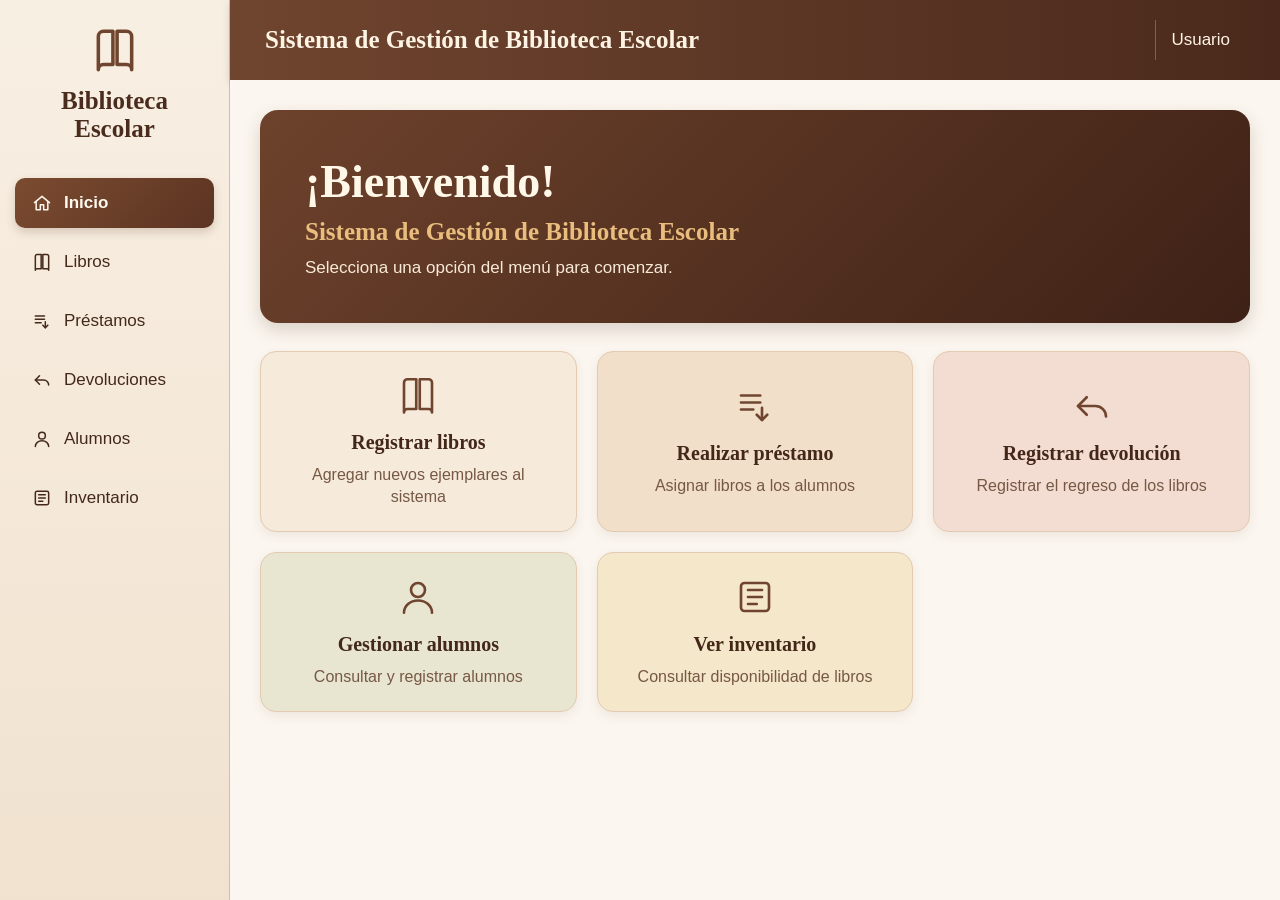
<file: BibliotecaEscolar/index.html>
<!DOCTYPE html>
<html lang="es">

<head>
    <meta charset="UTF-8">
    <meta name="viewport" content="width=device-width, initial-scale=1.0">
    <title>Biblioteca Escolar</title>
    <link rel="stylesheet" href="estilos.css">
</head>

<body>

    <aside class="menu">

        <div class="logo">

            <!-- Icono de libro -->
            <svg class="logo-icono" viewBox="0 0 24 24">
                <path d="M4 5.5A2.5 2.5 0 0 1 6.5 3H11v16H6.5A2.5 2.5 0 0 0 4 21.5V5.5Z"/>
                <path d="M20 5.5A2.5 2.5 0 0 0 17.5 3H13v16h4.5a2.5 2.5 0 0 1 2.5 2.5V5.5Z"/>
            </svg>

            <h2>Biblioteca<br>Escolar</h2>

        </div>


        <nav>

            <a href="index.html" class="activo">

                <svg viewBox="0 0 24 24">
                    <path d="M3 11.5 12 4l9 7.5"/>
                    <path d="M5 10.5V20h5v-6h4v6h5v-9.5"/>
                </svg>

                Inicio
            </a>


            <a href="libros.html">

                <svg viewBox="0 0 24 24">
                    <path d="M4 5a2 2 0 0 1 2-2h5v17H6a2 2 0 0 0-2 2V5Z"/>
                    <path d="M20 5a2 2 0 0 0-2-2h-5v17h5a2 2 0 0 1 2 2V5Z"/>
                </svg>

                Libros
            </a>


            <a href="prestamos.html">

                <svg viewBox="0 0 24 24">
                    <path d="M4 6h11"/>
                    <path d="M4 10h11"/>
                    <path d="M4 14h7"/>
                    <path d="M16 13v7"/>
                    <path d="m13 17 3 3 3-3"/>
                </svg>

                Préstamos
            </a>


            <a href="devoluciones.html">

                <svg viewBox="0 0 24 24">
                    <path d="M9 7 4 12l5 5"/>
                    <path d="M4 12h10a6 6 0 0 1 6 6"/>
                </svg>

                Devoluciones
            </a>


            <a href="alumnos.html">

                <svg viewBox="0 0 24 24">
                    <circle cx="12" cy="8" r="4"/>
                    <path d="M4 21c0-4 3.5-7 8-7s8 3 8 7"/>
                </svg>

                Alumnos
            </a>


            <a href="inventario.html">

                <svg viewBox="0 0 24 24">
                    <rect x="4" y="4" width="16" height="16" rx="2"/>
                    <path d="M8 8h8"/>
                    <path d="M8 12h8"/>
                    <path d="M8 16h5"/>
                </svg>

                Inventario
            </a>

        </nav>

    </aside>


    <main class="contenido">

        <header>

            <h2>Sistema de Gestión de Biblioteca Escolar</h2>

            <div class="usuario">
                Usuario
            </div>

        </header>


        <section class="inicio">

            <div class="bienvenida">

                <h1>¡Bienvenido!</h1>

                <h3>
                    Sistema de Gestión de Biblioteca Escolar
                </h3>

                <p>
                    Selecciona una opción del menú para comenzar.
                </p>

            </div>


            <div class="opciones">


                <!-- REGISTRAR LIBROS -->

                <a href="libros.html" class="tarjeta">

                    <svg class="icono-tarjeta" viewBox="0 0 24 24">
                        <path d="M4 5a2 2 0 0 1 2-2h5v17H6a2 2 0 0 0-2 2V5Z"/>
                        <path d="M20 5a2 2 0 0 0-2-2h-5v17h5a2 2 0 0 1 2 2V5Z"/>
                    </svg>

                    <h3>Registrar libros</h3>

                    <p>
                        Agregar nuevos ejemplares al sistema
                    </p>

                </a>


                <!-- PRÉSTAMOS -->

                <a href="prestamos.html" class="tarjeta">

                    <svg class="icono-tarjeta" viewBox="0 0 24 24">
                        <path d="M4 6h11"/>
                        <path d="M4 10h11"/>
                        <path d="M4 14h7"/>
                        <path d="M16 13v7"/>
                        <path d="m13 17 3 3 3-3"/>
                    </svg>

                    <h3>Realizar préstamo</h3>

                    <p>
                        Asignar libros a los alumnos
                    </p>

                </a>


                <!-- DEVOLUCIONES -->

                <a href="devoluciones.html" class="tarjeta">

                    <svg class="icono-tarjeta" viewBox="0 0 24 24">
                        <path d="M9 7 4 12l5 5"/>
                        <path d="M4 12h10a6 6 0 0 1 6 6"/>
                    </svg>

                    <h3>Registrar devolución</h3>

                    <p>
                        Registrar el regreso de los libros
                    </p>

                </a>


                <!-- ALUMNOS -->

                <a href="alumnos.html" class="tarjeta">

                    <svg class="icono-tarjeta" viewBox="0 0 24 24">
                        <circle cx="12" cy="8" r="4"/>
                        <path d="M4 21c0-4 3.5-7 8-7s8 3 8 7"/>
                    </svg>

                    <h3>Gestionar alumnos</h3>

                    <p>
                        Consultar y registrar alumnos
                    </p>

                </a>


                <!-- INVENTARIO -->

                <a href="inventario.html" class="tarjeta">

                    <svg class="icono-tarjeta" viewBox="0 0 24 24">
                        <rect x="4" y="4" width="16" height="16" rx="2"/>
                        <path d="M8 8h8"/>
                        <path d="M8 12h8"/>
                        <path d="M8 16h5"/>
                    </svg>

                    <h3>Ver inventario</h3>

                    <p>
                        Consultar disponibilidad de libros
                    </p>

                </a>

            </div>

        </section>

    </main>

    <script src="script.js"></script>

</body>

</html>
</file>
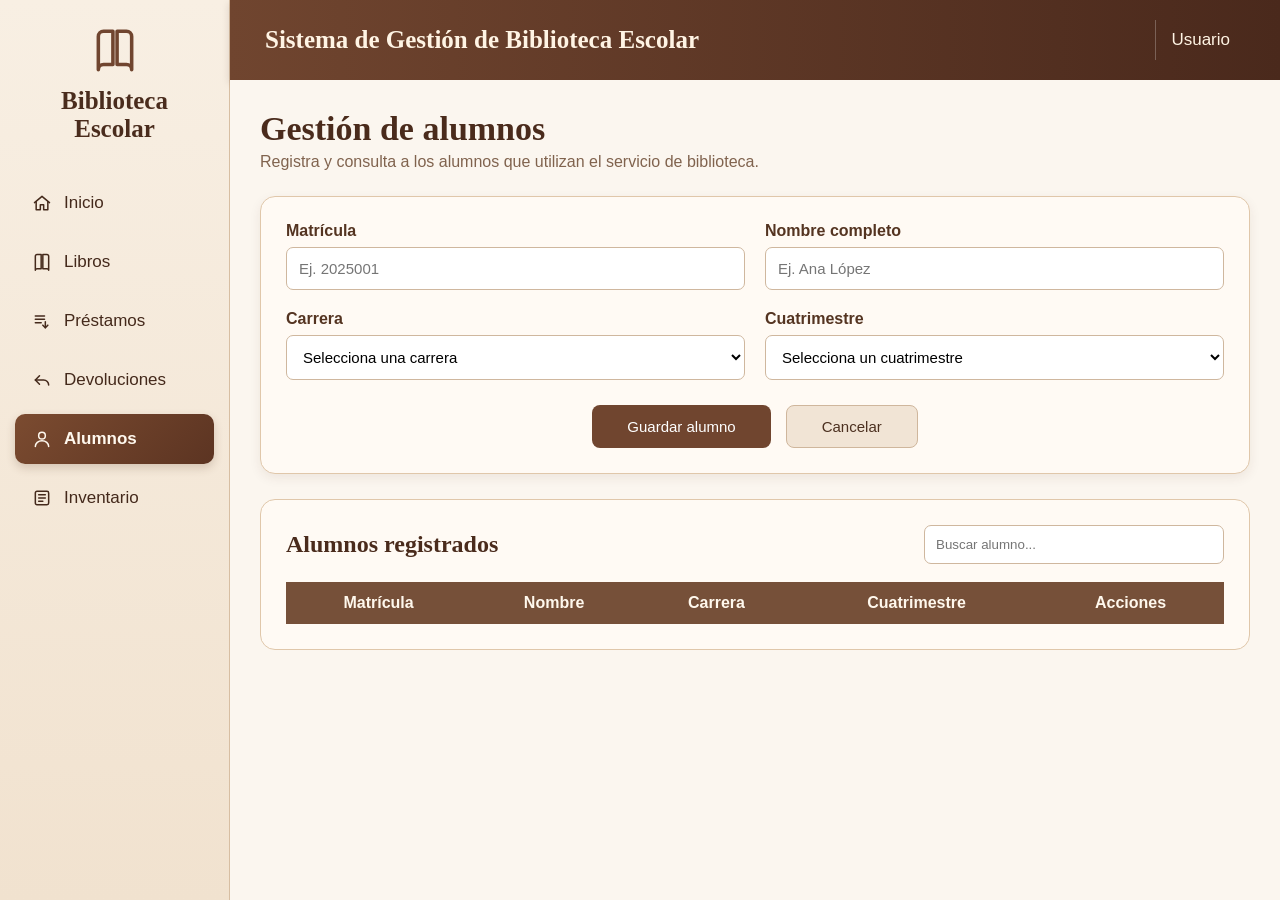
<file: BibliotecaEscolar/alumnos.html>
<!DOCTYPE html>
<html lang="es">

<head>
    <meta charset="UTF-8">
    <meta name="viewport" content="width=device-width, initial-scale=1.0">

    <title>Alumnos - Biblioteca Escolar</title>

    <link rel="stylesheet" href="estilos.css">
</head>

<body>

    <!-- MENÚ LATERAL -->
    <aside class="menu">

        <div class="logo">

            <svg class="logo-icono" viewBox="0 0 24 24">
                <path d="M4 5.5A2.5 2.5 0 0 1 6.5 3H11v16H6.5A2.5 2.5 0 0 0 4 21.5V5.5Z"/>
                <path d="M20 5.5A2.5 2.5 0 0 0 17.5 3H13v16h4.5a2.5 2.5 0 0 1 2.5 2.5V5.5Z"/>
            </svg>

            <h2>Biblioteca<br>Escolar</h2>

        </div>


        <nav>

            <!-- INICIO -->
            <a href="index.html">

                <svg viewBox="0 0 24 24">
                    <path d="M3 11.5 12 4l9 7.5"/>
                    <path d="M5 10.5V20h5v-6h4v6h5v-9.5"/>
                </svg>

                Inicio
            </a>


            <!-- LIBROS -->
            <a href="libros.html">

                <svg viewBox="0 0 24 24">
                    <path d="M4 5a2 2 0 0 1 2-2h5v17H6a2 2 0 0 0-2 2V5Z"/>
                    <path d="M20 5a2 2 0 0 0-2-2h-5v17h5a2 2 0 0 1 2 2V5Z"/>
                </svg>

                Libros
            </a>


            <!-- PRÉSTAMOS -->
            <a href="prestamos.html">

                <svg viewBox="0 0 24 24">
                    <path d="M4 6h11"/>
                    <path d="M4 10h11"/>
                    <path d="M4 14h7"/>
                    <path d="M16 13v7"/>
                    <path d="m13 17 3 3 3-3"/>
                </svg>

                Préstamos
            </a>


            <!-- DEVOLUCIONES -->
            <a href="devoluciones.html">

                <svg viewBox="0 0 24 24">
                    <path d="M9 7 4 12l5 5"/>
                    <path d="M4 12h10a6 6 0 0 1 6 6"/>
                </svg>

                Devoluciones
            </a>


            <!-- ALUMNOS -->
            <a href="alumnos.html" class="activo">

                <svg viewBox="0 0 24 24">
                    <circle cx="12" cy="8" r="4"/>
                    <path d="M4 21c0-4 3.5-7 8-7s8 3 8 7"/>
                </svg>

                Alumnos
            </a>


            <!-- INVENTARIO -->
            <a href="inventario.html">

                <svg viewBox="0 0 24 24">
                    <rect x="4" y="4" width="16" height="16" rx="2"/>
                    <path d="M8 8h8"/>
                    <path d="M8 12h8"/>
                    <path d="M8 16h5"/>
                </svg>

                Inventario
            </a>

        </nav>

    </aside>


    <!-- CONTENIDO -->
    <main class="contenido">

        <header>

            <h2>
                Sistema de Gestión de Biblioteca Escolar
            </h2>

            <div class="usuario">
                Usuario
            </div>

        </header>


        <section class="pagina">

            <h1>Gestión de alumnos</h1>

            <p class="subtitulo">
                Registra y consulta a los alumnos que utilizan
                el servicio de biblioteca.
            </p>


            <!-- FORMULARIO -->
            <div class="formulario">


                <!-- MATRÍCULA -->
                <div class="campo">

                    <label for="matriculaAlumno">
                        Matrícula
                    </label>

                    <input
                        type="text"
                        id="matriculaAlumno"
                        placeholder="Ej. 2025001">

                </div>


                <!-- NOMBRE -->
                <div class="campo">

                    <label for="nombreAlumno">
                        Nombre completo
                    </label>

                    <input
                        type="text"
                        id="nombreAlumno"
                        placeholder="Ej. Ana López">

                </div>


                <!-- CARRERA -->
                <div class="campo">

                    <label for="carreraAlumno">
                        Carrera
                    </label>

                    <select id="carreraAlumno">

                        <option value="">
                            Selecciona una carrera
                        </option>

                        <option>
                            Tecnologías de la Información
                        </option>

                        <option>
                            Desarrollo de Software
                        </option>

                        <option>
                            Mecatrónica
                        </option>

                        <option>
                            Administración
                        </option>

                        <option>
                            Otra
                        </option>

                    </select>

                </div>


                <!-- CUATRIMESTRE -->
                <div class="campo">

                    <label for="semestreAlumno">
                        Cuatrimestre
                    </label>

                    <select id="semestreAlumno">

                        <option value="">
                            Selecciona un cuatrimestre
                        </option>

                        <option>1</option>
                        <option>2</option>
                        <option>3</option>
                        <option>4</option>
                        <option>5</option>
                        <option>6</option>
                        <option>7</option>
                        <option>8</option>
                        <option>9</option>
                        <option>10</option>

                    </select>

                </div>


                <!-- BOTONES -->
                <div class="botones-formulario">

                    <button
                        type="button"
                        class="btn-principal"
                        id="guardarAlumno">

                        Guardar alumno

                    </button>


                    <button
                        type="reset"
                        class="btn-secundario">

                        Cancelar

                    </button>

                </div>

            </div>


            <!-- ALUMNOS REGISTRADOS -->
            <div class="seccion-tabla">

                <div class="encabezado-tabla">

                    <h2>Alumnos registrados</h2>

                    <input
                        type="text"
                        id="buscarAlumno"
                        class="buscador"
                        placeholder="Buscar alumno...">

                </div>


                <div class="tabla-contenedor">

                    <table>

                        <thead>

                            <tr>
                                <th>Matrícula</th>
                                <th>Nombre</th>
                                <th>Carrera</th>
                                <th>Cuatrimestre</th>
                                <th>Acciones</th>
                            </tr>

                        </thead>


                        <tbody id="tablaAlumnos">

                            <!-- Aquí aparecerán los alumnos registrados -->

                        </tbody>

                    </table>

                </div>

            </div>

        </section>

    </main>


    <script src="script.js"></script>

</body>

</html>
</file>
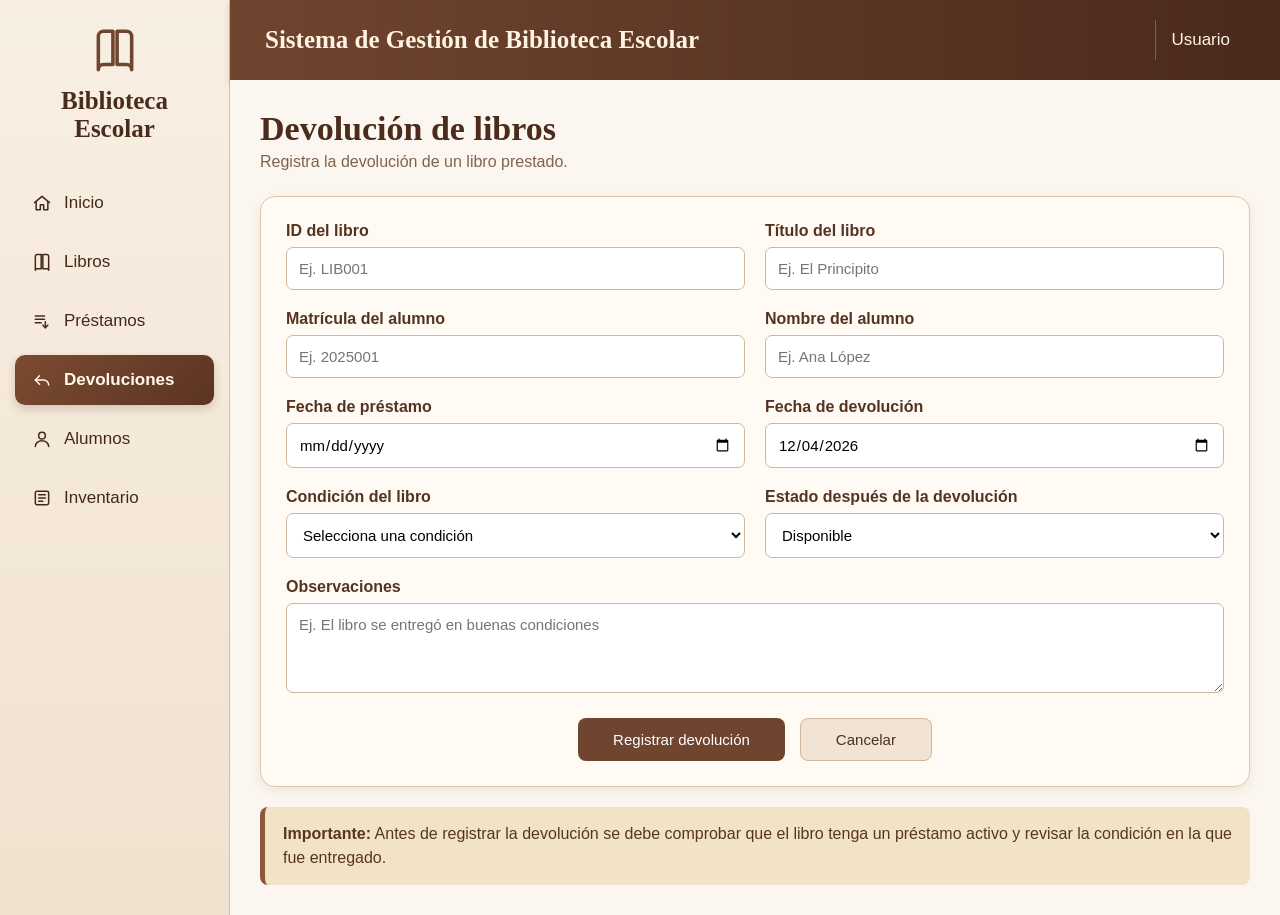
<file: BibliotecaEscolar/devoluciones.html>
<!DOCTYPE html>
<html lang="es">

<head>
    <meta charset="UTF-8">
    <meta name="viewport" content="width=device-width, initial-scale=1.0">

    <title>Devoluciones - Biblioteca Escolar</title>

    <link rel="stylesheet" href="estilos.css">
</head>

<body>

    <!-- MENÚ LATERAL -->
    <aside class="menu">

        <div class="logo">

            <svg class="logo-icono" viewBox="0 0 24 24">
                <path d="M4 5.5A2.5 2.5 0 0 1 6.5 3H11v16H6.5A2.5 2.5 0 0 0 4 21.5V5.5Z"/>
                <path d="M20 5.5A2.5 2.5 0 0 0 17.5 3H13v16h4.5a2.5 2.5 0 0 1 2.5 2.5V5.5Z"/>
            </svg>

            <h2>Biblioteca<br>Escolar</h2>

        </div>


        <nav>

            <a href="index.html">

                <svg viewBox="0 0 24 24">
                    <path d="M3 11.5 12 4l9 7.5"/>
                    <path d="M5 10.5V20h5v-6h4v6h5v-9.5"/>
                </svg>

                Inicio
            </a>


            <a href="libros.html">

                <svg viewBox="0 0 24 24">
                    <path d="M4 5a2 2 0 0 1 2-2h5v17H6a2 2 0 0 0-2 2V5Z"/>
                    <path d="M20 5a2 2 0 0 0-2-2h-5v17h5a2 2 0 0 1 2 2V5Z"/>
                </svg>

                Libros
            </a>


            <a href="prestamos.html">

                <svg viewBox="0 0 24 24">
                    <path d="M4 6h11"/>
                    <path d="M4 10h11"/>
                    <path d="M4 14h7"/>
                    <path d="M16 13v7"/>
                    <path d="m13 17 3 3 3-3"/>
                </svg>

                Préstamos
            </a>


            <a href="devoluciones.html" class="activo">

                <svg viewBox="0 0 24 24">
                    <path d="M9 7 4 12l5 5"/>
                    <path d="M4 12h10a6 6 0 0 1 6 6"/>
                </svg>

                Devoluciones
            </a>


            <a href="alumnos.html">

                <svg viewBox="0 0 24 24">
                    <circle cx="12" cy="8" r="4"/>
                    <path d="M4 21c0-4 3.5-7 8-7s8 3 8 7"/>
                </svg>

                Alumnos
            </a>


            <a href="inventario.html">

                <svg viewBox="0 0 24 24">
                    <rect x="4" y="4" width="16" height="16" rx="2"/>
                    <path d="M8 8h8"/>
                    <path d="M8 12h8"/>
                    <path d="M8 16h5"/>
                </svg>

                Inventario
            </a>

        </nav>

    </aside>


    <!-- CONTENIDO -->
    <main class="contenido">

        <header>

            <h2>
                Sistema de Gestión de Biblioteca Escolar
            </h2>

            <div class="usuario">
                Usuario
            </div>

        </header>


        <!-- DEVOLUCIÓN -->
        <section class="pagina">

            <h1>Devolución de libros</h1>

            <p class="subtitulo">
                Registra la devolución de un libro prestado.
            </p>


            <div class="formulario">


                <!-- ID DEL LIBRO -->
                <div class="campo">

                    <label for="idLibroDevolucion">
                        ID del libro
                    </label>

                    <input
                        type="text"
                        id="idLibroDevolucion"
                        placeholder="Ej. LIB001">

                </div>


                <!-- TÍTULO -->
                <div class="campo">

                    <label for="tituloDevolucion">
                        Título del libro
                    </label>

                    <input
                        type="text"
                        id="tituloDevolucion"
                        placeholder="Ej. El Principito">

                </div>


                <!-- MATRÍCULA -->
                <div class="campo">

                    <label for="matriculaDevolucion">
                        Matrícula del alumno
                    </label>

                    <input
                        type="text"
                        id="matriculaDevolucion"
                        placeholder="Ej. 2025001">

                </div>


                <!-- NOMBRE -->
                <div class="campo">

                    <label for="nombreDevolucion">
                        Nombre del alumno
                    </label>

                    <input
                        type="text"
                        id="nombreDevolucion"
                        placeholder="Ej. Ana López">

                </div>


                <!-- FECHA DEL PRÉSTAMO -->
                <div class="campo">

                    <label for="fechaPrestamoDevolucion">
                        Fecha de préstamo
                    </label>

                    <input
                        type="date"
                        id="fechaPrestamoDevolucion">

                </div>


                <!-- FECHA DE DEVOLUCIÓN -->
                <div class="campo">

                    <label for="fechaDevolucion">
                        Fecha de devolución
                    </label>

                    <input
                        type="date"
                        id="fechaDevolucion">

                </div>


                <!-- CONDICIÓN -->
                <div class="campo">

                    <label for="condicionDevolucion">
                        Condición del libro
                    </label>

                    <select id="condicionDevolucion">

                        <option value="">
                            Selecciona una condición
                        </option>

                        <option>Buena</option>
                        <option>Regular</option>
                        <option>Mala</option>

                    </select>

                </div>


                <!-- ESTADO -->
                <div class="campo">

                    <label for="estadoDevolucion">
                        Estado después de la devolución
                    </label>

                    <select id="estadoDevolucion">

                        <option>Disponible</option>
                        <option>En mantenimiento</option>

                    </select>

                </div>


                <!-- OBSERVACIONES -->
                <div class="campo campo-completo">

                    <label for="observacionesDevolucion">
                        Observaciones
                    </label>

                    <textarea
                        id="observacionesDevolucion"
                        placeholder="Ej. El libro se entregó en buenas condiciones"></textarea>

                </div>


                <!-- BOTONES -->
                <div class="botones-formulario">

                    <button
                        type="button"
                        class="btn-principal"
                        id="registrarDevolucion">

                        Registrar devolución

                    </button>


                    <button
                        type="reset"
                        class="btn-secundario">

                        Cancelar

                    </button>

                </div>

            </div>


            <!-- AVISO -->
            <div class="aviso">

                <strong>Importante:</strong>

                Antes de registrar la devolución se debe comprobar
                que el libro tenga un préstamo activo y revisar
                la condición en la que fue entregado.

            </div>

        </section>

    </main>


    <script src="script.js"></script>

</body>

</html>
</file>
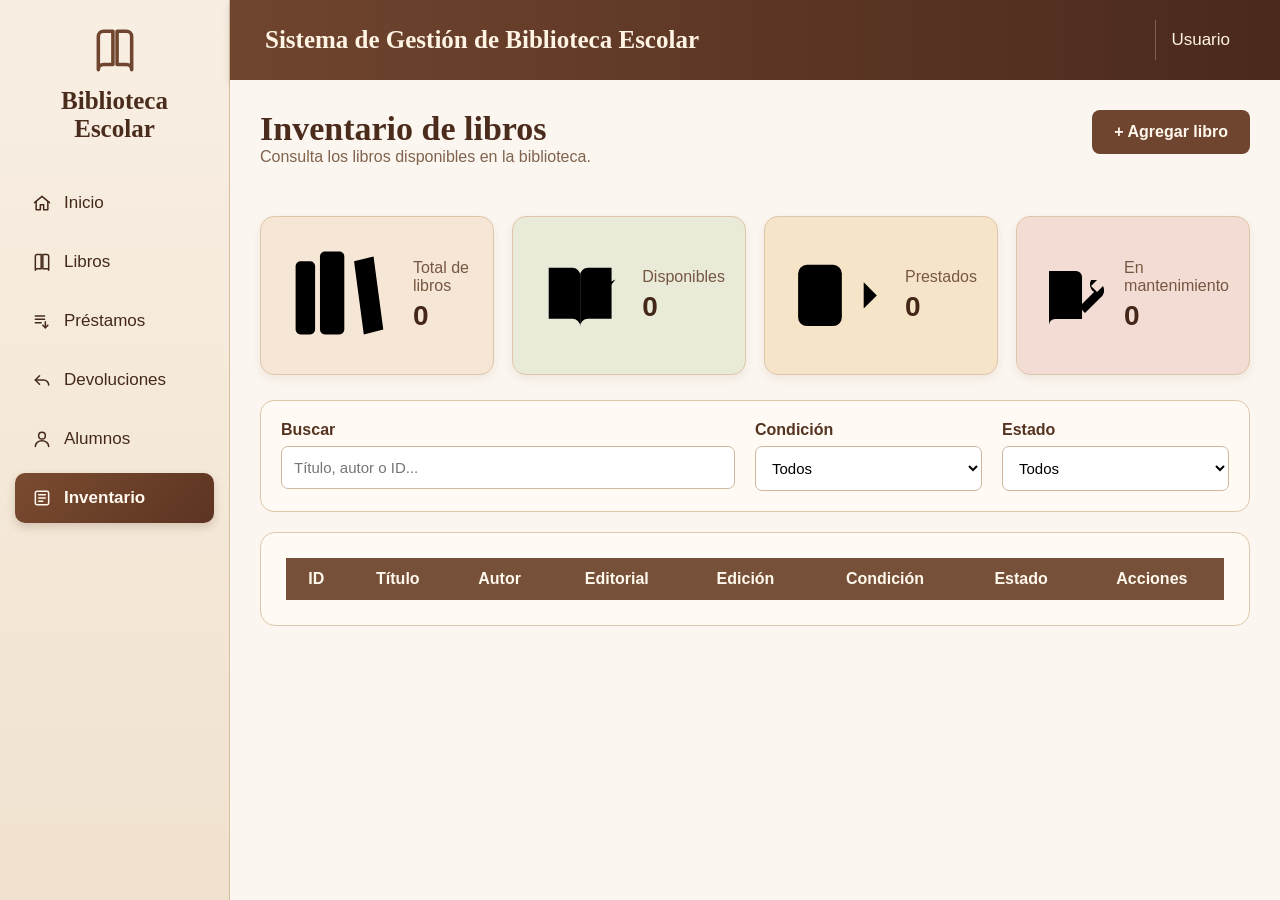
<file: BibliotecaEscolar/inventario.html>
<!DOCTYPE html>
<html lang="es">

<head>
    <meta charset="UTF-8">
    <meta name="viewport" content="width=device-width, initial-scale=1.0">

    <title>Inventario - Biblioteca Escolar</title>

    <link rel="stylesheet" href="estilos.css">
</head>

<body>

    <!-- MENÚ LATERAL -->
    <aside class="menu">

        <div class="logo">

            <svg class="logo-icono" viewBox="0 0 24 24">
                <path d="M4 5.5A2.5 2.5 0 0 1 6.5 3H11v16H6.5A2.5 2.5 0 0 0 4 21.5V5.5Z"/>
                <path d="M20 5.5A2.5 2.5 0 0 0 17.5 3H13v16h4.5a2.5 2.5 0 0 1 2.5 2.5V5.5Z"/>
            </svg>

            <h2>Biblioteca<br>Escolar</h2>

        </div>


        <!-- NAVEGACIÓN -->
        <nav>

            <a href="index.html">

                <svg viewBox="0 0 24 24">
                    <path d="M3 11.5 12 4l9 7.5"/>
                    <path d="M5 10.5V20h5v-6h4v6h5v-9.5"/>
                </svg>

                Inicio
            </a>


            <a href="libros.html">

                <svg viewBox="0 0 24 24">
                    <path d="M4 5a2 2 0 0 1 2-2h5v17H6a2 2 0 0 0-2 2V5Z"/>
                    <path d="M20 5a2 2 0 0 0-2-2h-5v17h5a2 2 0 0 1 2 2V5Z"/>
                </svg>

                Libros
            </a>


            <a href="prestamos.html">

                <svg viewBox="0 0 24 24">
                    <path d="M4 6h11"/>
                    <path d="M4 10h11"/>
                    <path d="M4 14h7"/>
                    <path d="M16 13v7"/>
                    <path d="m13 17 3 3 3-3"/>
                </svg>

                Préstamos
            </a>


            <a href="devoluciones.html">

                <svg viewBox="0 0 24 24">
                    <path d="M9 7 4 12l5 5"/>
                    <path d="M4 12h10a6 6 0 0 1 6 6"/>
                </svg>

                Devoluciones
            </a>


            <a href="alumnos.html">

                <svg viewBox="0 0 24 24">
                    <circle cx="12" cy="8" r="4"/>
                    <path d="M4 21c0-4 3.5-7 8-7s8 3 8 7"/>
                </svg>

                Alumnos
            </a>


            <a href="inventario.html" class="activo">

                <svg viewBox="0 0 24 24">
                    <rect x="4" y="4" width="16" height="16" rx="2"/>
                    <path d="M8 8h8"/>
                    <path d="M8 12h8"/>
                    <path d="M8 16h5"/>
                </svg>

                Inventario
            </a>

        </nav>

    </aside>


    <!-- CONTENIDO -->
    <main class="contenido">


        <!-- ENCABEZADO -->
        <header>

            <h2>
                Sistema de Gestión de Biblioteca Escolar
            </h2>

            <div class="usuario">
                Usuario
            </div>

        </header>


        <!-- PÁGINA DE INVENTARIO -->
        <section class="pagina">


            <!-- TÍTULO -->
            <div class="titulo-inventario">

                <div>

                    <h1>Inventario de libros</h1>

                    <p class="subtitulo">
                        Consulta los libros disponibles en la biblioteca.
                    </p>

                </div>


                <a href="libros.html" class="btn-agregar">
                    + Agregar libro
                </a>

            </div>


            <!-- RESUMEN DEL INVENTARIO -->
            <div class="resumen-inventario">


                <!-- TOTAL DE LIBROS -->
                <div class="resumen-card">

                    <svg class="icono-inventario" viewBox="0 0 24 24">

                        <rect
                            x="3"
                            y="5"
                            width="4"
                            height="15"
                            rx="1">
                        </rect>

                        <rect
                            x="8"
                            y="3"
                            width="5"
                            height="17"
                            rx="1">
                        </rect>

                        <path d="M15 5l4-1 2 15-4 1z"/>

                    </svg>


                    <div>

                        <p>Total de libros</p>

                        <h2 id="totalLibros">
                            0
                        </h2>

                    </div>

                </div>


                <!-- DISPONIBLES -->
                <div class="resumen-card">

                    <svg class="icono-inventario" viewBox="0 0 24 24">

                        <path d="M4 5h6a2 2 0 0 1 2 2v13a2 2 0 0 0-2-2H4z"/>

                        <path d="M20 5h-6a2 2 0 0 0-2 2v13a2 2 0 0 1 2-2h6z"/>

                        <path d="m15 11 2 2 4-5"/>

                    </svg>


                    <div>

                        <p>Disponibles</p>

                        <h2 id="librosDisponibles">
                            0
                        </h2>

                    </div>

                </div>


                <!-- PRESTADOS -->
                <div class="resumen-card">

                    <svg class="icono-inventario" viewBox="0 0 24 24">

                        <rect
                            x="3"
                            y="5"
                            width="10"
                            height="14"
                            rx="2">
                        </rect>

                        <path d="M7 9h3"/>

                        <path d="M15 12h6"/>

                        <path d="m18 9 3 3-3 3"/>

                    </svg>


                    <div>

                        <p>Prestados</p>

                        <h2 id="librosPrestados">
                            0
                        </h2>

                    </div>

                </div>


                <!-- MANTENIMIENTO -->
                <div class="resumen-card">

                    <svg class="icono-inventario" viewBox="0 0 24 24">

                        <path d="M4 4h9a2 2 0 0 1 2 2v14H6a2 2 0 0 0-2 2z"/>

                        <path d="M18 7a3 3 0 0 0 1 4l-5 5 2 2 5-5a3 3 0 0 0 1-4l-2 2-2-2 2-2"/>

                    </svg>


                    <div>

                        <p>En mantenimiento</p>

                        <h2 id="librosMantenimiento">
                            0
                        </h2>

                    </div>

                </div>

            </div>


            <!-- FILTROS -->
            <div class="filtros-inventario">


                <!-- BUSCAR -->
                <div class="campo-busqueda">

                    <label for="buscarInventario">
                        Buscar
                    </label>

                    <input
                        type="text"
                        id="buscarInventario"
                        placeholder="Título, autor o ID...">

                </div>


                <!-- CONDICIÓN -->
                <div class="campo-busqueda">

                    <label for="filtroCondicion">
                        Condición
                    </label>

                    <select id="filtroCondicion">

                        <option>Todos</option>
                        <option>Buena</option>
                        <option>Regular</option>
                        <option>Mala</option>

                    </select>

                </div>


                <!-- ESTADO -->
                <div class="campo-busqueda">

                    <label for="filtroEstado">
                        Estado
                    </label>

                    <select id="filtroEstado">

                        <option>Todos</option>
                        <option>Disponible</option>
                        <option>Prestado</option>
                        <option>En mantenimiento</option>

                    </select>

                </div>

            </div>


            <!-- TABLA DEL INVENTARIO -->
            <div class="seccion-tabla inventario-tabla">

                <div class="tabla-contenedor">

                    <table>

                        <thead>

                            <tr>

                                <th>ID</th>
                                <th>Título</th>
                                <th>Autor</th>
                                <th>Editorial</th>
                                <th>Edición</th>
                                <th>Condición</th>
                                <th>Estado</th>
                                <th>Acciones</th>

                            </tr>

                        </thead>


                        <tbody id="tablaInventario">

                            <!-- Aquí aparecerán los libros registrados -->

                        </tbody>

                    </table>

                </div>

            </div>

        </section>

    </main>


    <script src="script.js"></script>

</body>

</html>
</file>
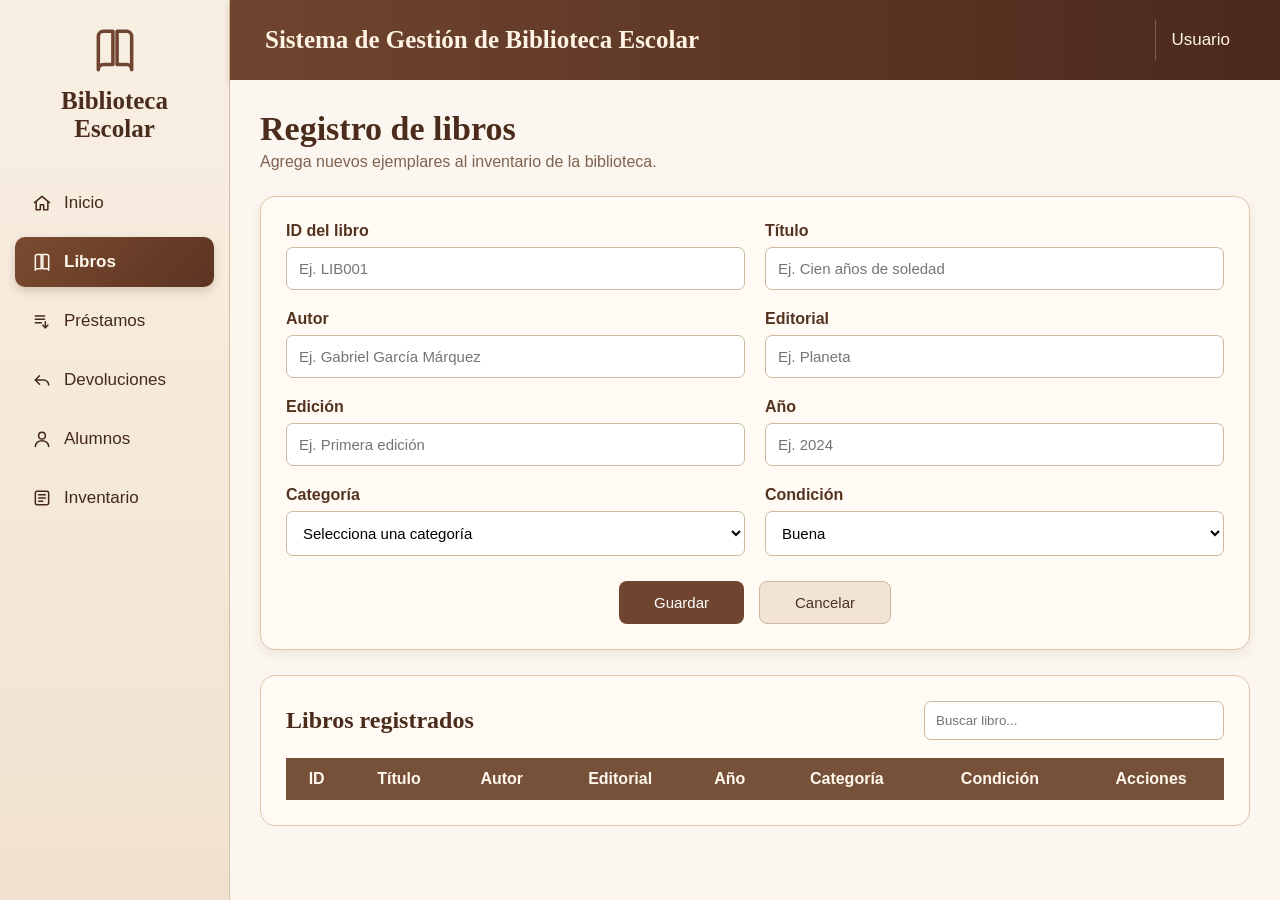
<file: BibliotecaEscolar/libros.html>
<!DOCTYPE html>
<html lang="es">

<head>
    <meta charset="UTF-8">
    <meta name="viewport" content="width=device-width, initial-scale=1.0">
    <title>Libros - Biblioteca Escolar</title>
    <link rel="stylesheet" href="estilos.css">
</head>

<body>

    <aside class="menu">

        <div class="logo">

            <svg class="logo-icono" viewBox="0 0 24 24">
                <path d="M4 5.5A2.5 2.5 0 0 1 6.5 3H11v16H6.5A2.5 2.5 0 0 0 4 21.5V5.5Z"/>
                <path d="M20 5.5A2.5 2.5 0 0 0 17.5 3H13v16h4.5a2.5 2.5 0 0 1 2.5 2.5V5.5Z"/>
            </svg>

            <h2>Biblioteca<br>Escolar</h2>

        </div>


        <nav>

            <a href="index.html">

                <svg viewBox="0 0 24 24">
                    <path d="M3 11.5 12 4l9 7.5"/>
                    <path d="M5 10.5V20h5v-6h4v6h5v-9.5"/>
                </svg>

                Inicio
            </a>


            <a href="libros.html" class="activo">

                <svg viewBox="0 0 24 24">
                    <path d="M4 5a2 2 0 0 1 2-2h5v17H6a2 2 0 0 0-2 2V5Z"/>
                    <path d="M20 5a2 2 0 0 0-2-2h-5v17h5a2 2 0 0 1 2 2V5Z"/>
                </svg>

                Libros
            </a>


            <a href="prestamos.html">

                <svg viewBox="0 0 24 24">
                    <path d="M4 6h11"/>
                    <path d="M4 10h11"/>
                    <path d="M4 14h7"/>
                    <path d="M16 13v7"/>
                    <path d="m13 17 3 3 3-3"/>
                </svg>

                Préstamos
            </a>


            <a href="devoluciones.html">

                <svg viewBox="0 0 24 24">
                    <path d="M9 7 4 12l5 5"/>
                    <path d="M4 12h10a6 6 0 0 1 6 6"/>
                </svg>

                Devoluciones
            </a>


            <a href="alumnos.html">

                <svg viewBox="0 0 24 24">
                    <circle cx="12" cy="8" r="4"/>
                    <path d="M4 21c0-4 3.5-7 8-7s8 3 8 7"/>
                </svg>

                Alumnos
            </a>


            <a href="inventario.html">

                <svg viewBox="0 0 24 24">
                    <rect x="4" y="4" width="16" height="16" rx="2"/>
                    <path d="M8 8h8"/>
                    <path d="M8 12h8"/>
                    <path d="M8 16h5"/>
                </svg>

                Inventario
            </a>

        </nav>

    </aside>


    <main class="contenido">

        <header>

            <h2>Sistema de Gestión de Biblioteca Escolar</h2>

            <div class="usuario">
                Usuario
            </div>

        </header>


        <section class="pagina">

            <h1>Registro de libros</h1>

            <p class="subtitulo">
                Agrega nuevos ejemplares al inventario de la biblioteca.
            </p>


            <!-- FORMULARIO -->

            <div class="formulario">

                <div class="campo">
                    <label for="idLibro">ID del libro</label>

                    <input
                        type="text"
                        id="idLibro"
                        placeholder="Ej. LIB001">
                </div>


                <div class="campo">
                    <label for="titulo">Título</label>

                    <input
                        type="text"
                        id="titulo"
                        placeholder="Ej. Cien años de soledad">
                </div>


                <div class="campo">
                    <label for="autor">Autor</label>

                    <input
                        type="text"
                        id="autor"
                        placeholder="Ej. Gabriel García Márquez">
                </div>


                <div class="campo">
                    <label for="editorial">Editorial</label>

                    <input
                        type="text"
                        id="editorial"
                        placeholder="Ej. Planeta">
                </div>


                <div class="campo">
                    <label for="edicion">Edición</label>

                    <input
                        type="text"
                        id="edicion"
                        placeholder="Ej. Primera edición">
                </div>


                <div class="campo">
                    <label for="anio">Año</label>

                    <input
                        type="number"
                        id="anio"
                        placeholder="Ej. 2024">
                </div>


                <div class="campo">

                    <label for="categoria">Categoría</label>

                    <select id="categoria">

                        <option value="">
                            Selecciona una categoría
                        </option>

                        <option>Literatura</option>
                        <option>Ciencia</option>
                        <option>Tecnología</option>
                        <option>Historia</option>
                        <option>Matemáticas</option>
                        <option>Otros</option>

                    </select>

                </div>


                <div class="campo">

                    <label for="condicion">Condición</label>

                    <select id="condicion">

                        <option>Buena</option>
                        <option>Regular</option>
                        <option>Mala</option>

                    </select>

                </div>


                <div class="botones-formulario">

                    <button
                        type="button"
                        class="btn-principal"
                        id="guardarLibro">

                        Guardar

                    </button>


                    <button
                        type="reset"
                        class="btn-secundario">

                        Cancelar

                    </button>

                </div>

            </div>


            <!-- LIBROS REGISTRADOS -->

            <div class="seccion-tabla">

                <div class="encabezado-tabla">

                    <h2>Libros registrados</h2>

                    <input
                        type="text"
                        id="buscarLibro"
                        placeholder="Buscar libro..."
                        class="buscador">

                </div>


                <div class="tabla-contenedor">

                    <table>

                        <thead>

                            <tr>
                                <th>ID</th>
                                <th>Título</th>
                                <th>Autor</th>
                                <th>Editorial</th>
                                <th>Año</th>
                                <th>Categoría</th>
                                <th>Condición</th>
                                <th>Acciones</th>
                            </tr>

                        </thead>


                        <tbody id="tablaLibros">

                            <!-- Los libros registrados aparecerán aquí -->

                        </tbody>

                    </table>

                </div>

            </div>

        </section>

    </main>


    <script src="script.js"></script>

</body>

</html>
</file>
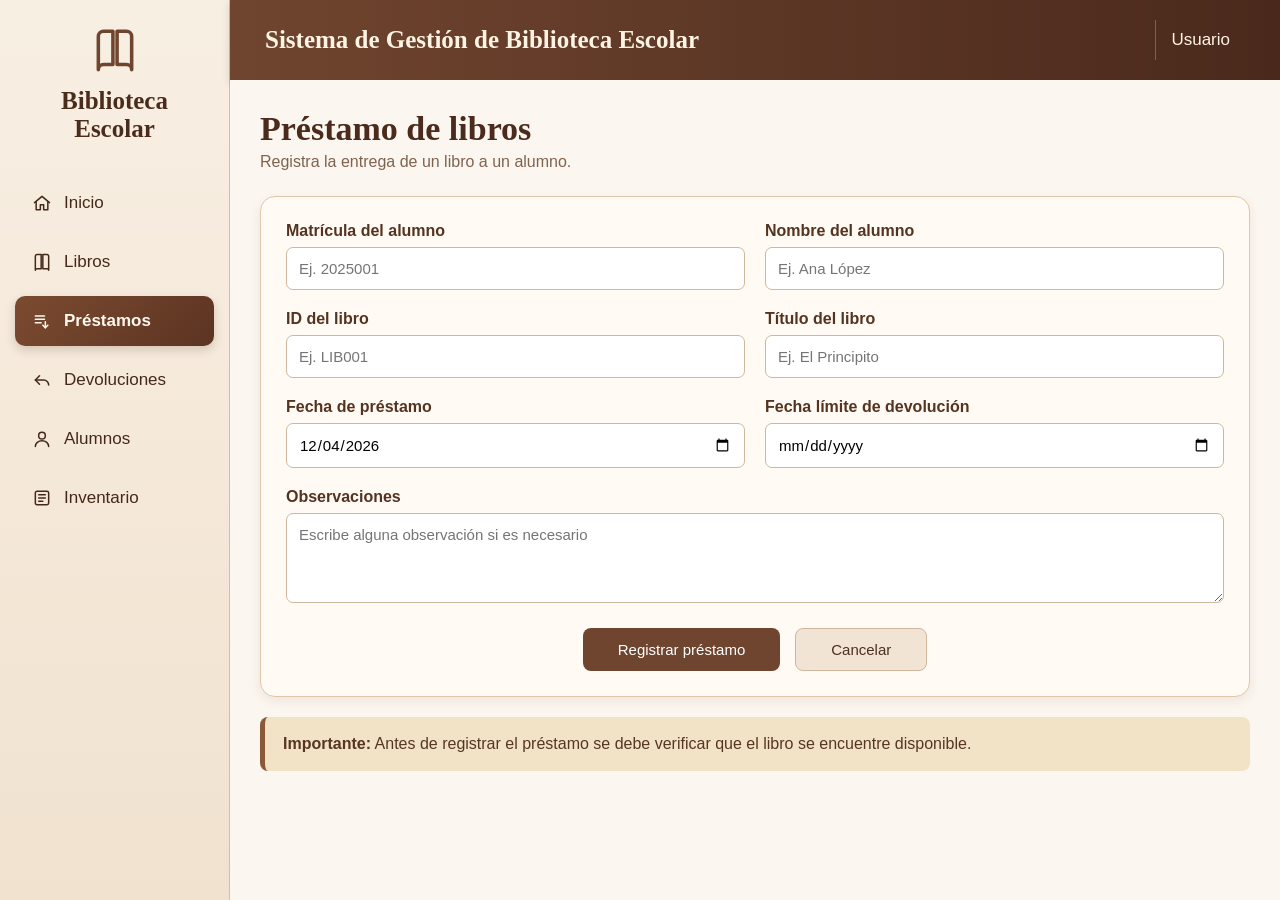
<file: BibliotecaEscolar/prestamos.html>
<!DOCTYPE html>
<html lang="es">

<head>
    <meta charset="UTF-8">
    <meta name="viewport" content="width=device-width, initial-scale=1.0">

    <title>Préstamos - Biblioteca Escolar</title>

    <link rel="stylesheet" href="estilos.css">
</head>

<body>

    <!-- MENÚ LATERAL -->
    <aside class="menu">

        <div class="logo">

            <!-- Icono de libro -->
            <svg class="logo-icono" viewBox="0 0 24 24">
                <path d="M4 5.5A2.5 2.5 0 0 1 6.5 3H11v16H6.5A2.5 2.5 0 0 0 4 21.5V5.5Z"/>
                <path d="M20 5.5A2.5 2.5 0 0 0 17.5 3H13v16h4.5a2.5 2.5 0 0 1 2.5 2.5V5.5Z"/>
            </svg>

            <h2>Biblioteca<br>Escolar</h2>

        </div>


        <nav>

            <!-- INICIO -->
            <a href="index.html">

                <svg viewBox="0 0 24 24">
                    <path d="M3 11.5 12 4l9 7.5"/>
                    <path d="M5 10.5V20h5v-6h4v6h5v-9.5"/>
                </svg>

                Inicio
            </a>


            <!-- LIBROS -->
            <a href="libros.html">

                <svg viewBox="0 0 24 24">
                    <path d="M4 5a2 2 0 0 1 2-2h5v17H6a2 2 0 0 0-2 2V5Z"/>
                    <path d="M20 5a2 2 0 0 0-2-2h-5v17h5a2 2 0 0 1 2 2V5Z"/>
                </svg>

                Libros
            </a>


            <!-- PRÉSTAMOS -->
            <a href="prestamos.html" class="activo">

                <svg viewBox="0 0 24 24">
                    <path d="M4 6h11"/>
                    <path d="M4 10h11"/>
                    <path d="M4 14h7"/>
                    <path d="M16 13v7"/>
                    <path d="m13 17 3 3 3-3"/>
                </svg>

                Préstamos
            </a>


            <!-- DEVOLUCIONES -->
            <a href="devoluciones.html">

                <svg viewBox="0 0 24 24">
                    <path d="M9 7 4 12l5 5"/>
                    <path d="M4 12h10a6 6 0 0 1 6 6"/>
                </svg>

                Devoluciones
            </a>


            <!-- ALUMNOS -->
            <a href="alumnos.html">

                <svg viewBox="0 0 24 24">
                    <circle cx="12" cy="8" r="4"/>
                    <path d="M4 21c0-4 3.5-7 8-7s8 3 8 7"/>
                </svg>

                Alumnos
            </a>


            <!-- INVENTARIO -->
            <a href="inventario.html">

                <svg viewBox="0 0 24 24">
                    <rect x="4" y="4" width="16" height="16" rx="2"/>
                    <path d="M8 8h8"/>
                    <path d="M8 12h8"/>
                    <path d="M8 16h5"/>
                </svg>

                Inventario
            </a>

        </nav>

    </aside>


    <!-- CONTENIDO -->
    <main class="contenido">

        <!-- ENCABEZADO -->
        <header>

            <h2>
                Sistema de Gestión de Biblioteca Escolar
            </h2>

            <div class="usuario">
                Usuario
            </div>

        </header>


        <!-- PÁGINA DE PRÉSTAMOS -->
        <section class="pagina">

            <h1>Préstamo de libros</h1>

            <p class="subtitulo">
                Registra la entrega de un libro a un alumno.
            </p>


            <!-- FORMULARIO -->
            <div class="formulario">


                <!-- MATRÍCULA -->
                <div class="campo">

                    <label for="matriculaPrestamo">
                        Matrícula del alumno
                    </label>

                    <input
                        type="text"
                        id="matriculaPrestamo"
                        placeholder="Ej. 2025001">

                </div>


                <!-- NOMBRE -->
                <div class="campo">

                    <label for="nombrePrestamo">
                        Nombre del alumno
                    </label>

                    <input
                        type="text"
                        id="nombrePrestamo"
                        placeholder="Ej. Ana López">

                </div>


                <!-- ID DEL LIBRO -->
                <div class="campo">

                    <label for="libroPrestamo">
                        ID del libro
                    </label>

                    <input
                        type="text"
                        id="libroPrestamo"
                        placeholder="Ej. LIB001">

                </div>


                <!-- TÍTULO -->
                <div class="campo">

                    <label for="tituloPrestamo">
                        Título del libro
                    </label>

                    <input
                        type="text"
                        id="tituloPrestamo"
                        placeholder="Ej. El Principito">

                </div>


                <!-- FECHA DE PRÉSTAMO -->
                <div class="campo">

                    <label for="fechaPrestamo">
                        Fecha de préstamo
                    </label>

                    <input
                        type="date"
                        id="fechaPrestamo">

                </div>


                <!-- FECHA LÍMITE -->
                <div class="campo">

                    <label for="fechaLimite">
                        Fecha límite de devolución
                    </label>

                    <input
                        type="date"
                        id="fechaLimite">

                </div>


                <!-- OBSERVACIONES -->
                <div class="campo campo-completo">

                    <label for="observacionesPrestamo">
                        Observaciones
                    </label>

                    <textarea
                        id="observacionesPrestamo"
                        placeholder="Escribe alguna observación si es necesario"></textarea>

                </div>


                <!-- BOTONES -->
                <div class="botones-formulario">

                    <button
                        type="button"
                        class="btn-principal"
                        id="registrarPrestamo">

                        Registrar préstamo

                    </button>


                    <button
                        type="reset"
                        class="btn-secundario">

                        Cancelar

                    </button>

                </div>

            </div>


            <!-- AVISO -->
            <div class="aviso">

                <strong>Importante:</strong>

                Antes de registrar el préstamo se debe verificar
                que el libro se encuentre disponible.

            </div>

        </section>

    </main>


    <script src="script.js"></script>

</body>

</html>
</file>
<file: BibliotecaEscolar/estilos.css>
/* =========================
   ESTILO GENERAL
========================= */

* {
    margin: 0;
    padding: 0;
    box-sizing: border-box;
    font-family: Arial, sans-serif;
}

body {
    display: flex;
    min-height: 100vh;
    background: #f8f1e7;
    color: #3b2418;
}


/* =========================
   MENÚ LATERAL
========================= */

.menu {
    width: 230px;
    min-height: 100vh;
    background: linear-gradient(
        180deg,
        #f8efe3 0%,
        #f1e2cf 100%
    );
    border-right: 1px solid #d7bea2;
    padding: 25px 15px;
}

.logo {
    text-align: center;
    margin-bottom: 35px;
}

.logo h2 {
    margin-top: 8px;
    color: #4a2c1d;
    font-family: Georgia, serif;
    font-size: 25px;
}


/* LOGO DE LIBRO */

.logo-libro {
    width: 55px;
    height: 38px;
    margin: 0 auto 12px;
    display: flex;
    justify-content: center;
}

.pagina-logo {
    width: 27px;
    height: 35px;
    border: 2px solid #70452f;
    background: #fffaf4;
}

.pagina-logo:first-child {
    border-radius: 5px 0 0 5px;
    transform: skewY(6deg);
}

.pagina-logo:last-child {
    border-radius: 0 5px 5px 0;
    transform: skewY(-6deg);
}


/* =========================
   OPCIONES DEL MENÚ
========================= */

nav {
    display: flex;
    flex-direction: column;
    gap: 9px;
}

nav a {
    text-decoration: none;
    color: #44291b;
    padding: 15px 17px;
    border-radius: 10px;
    font-size: 17px;
    transition: 0.2s;
}

nav a:hover {
    background: #e6d1b8;
    color: #4a2818;
}

nav .activo {
    background: linear-gradient(
        135deg,
        #7b4b30,
        #5c3422
    );
    color: #fff8ee;
    font-weight: bold;
    box-shadow: 0 4px 10px rgba(83, 48, 29, 0.20);
}


/* =========================
   CONTENIDO
========================= */

.contenido {
    flex: 1;
    min-width: 0;
}


/* =========================
   ENCABEZADO
========================= */

header {
    min-height: 80px;
    background: linear-gradient(
        90deg,
        #70452f,
        #4a291c
    );
    display: flex;
    align-items: center;
    justify-content: space-between;
    padding: 0 35px;
    box-shadow: 0 3px 8px rgba(63, 36, 22, 0.18);
}

header h2 {
    color: #fff4e4;
    font-family: Georgia, serif;
    font-size: 25px;
}

.usuario {
    color: #fff4e4;
    font-size: 17px;
    padding: 10px 15px;
    border-left: 1px solid rgba(255, 255, 255, 0.25);
}


/* =========================
   PANTALLA DE INICIO
========================= */

.inicio {
    padding: 30px;
    background: #fbf6ef;
    min-height: calc(100vh - 80px);
}


/* =========================
   BIENVENIDA
========================= */

.bienvenida {
    background: linear-gradient(
        135deg,
        #6d422c,
        #3e2116
    );
    border-radius: 18px;
    padding: 45px;
    text-align: left;
    color: white;
    box-shadow: 0 7px 18px rgba(74, 42, 25, 0.18);
}

.bienvenida h1 {
    font-family: Georgia, serif;
    font-size: 46px;
    color: #fff7e8;
    margin-bottom: 10px;
}

.bienvenida h3 {
    font-family: Georgia, serif;
    font-size: 25px;
    color: #e9bd7d;
    margin-bottom: 12px;
}

.bienvenida p {
    color: #f8ead8;
    font-size: 17px;
}


/* =========================
   TARJETAS DEL INICIO
========================= */

.opciones {
    margin-top: 28px;
    display: grid;
    grid-template-columns: repeat(3, 1fr);
    gap: 20px;
}

.tarjeta {
    min-height: 160px;
    background: #fffaf4;
    border: 1px solid #e2cbb2;
    border-radius: 16px;
    text-decoration: none;
    color: #3c2417;
    display: flex;
    flex-direction: column;
    justify-content: center;
    align-items: center;
    padding: 22px;
    text-align: center;
    box-shadow: 0 4px 12px rgba(78, 45, 27, 0.08);
    transition: 0.25s;
}

.tarjeta:hover {
    transform: translateY(-4px);
    background: #f4e3ce;
    border-color: #c89e72;
    box-shadow: 0 8px 18px rgba(78, 45, 27, 0.16);
}

.tarjeta h3 {
    font-family: Georgia, serif;
    font-size: 20px;
    color: #432719;
    margin-bottom: 10px;
}

.tarjeta p {
    color: #765844;
    line-height: 1.4;
}

.tarjeta:nth-child(1) {
    background: #f6eadb;
}

.tarjeta:nth-child(2) {
    background: #f2dfca;
}

.tarjeta:nth-child(3) {
    background: #f3ddd2;
}

.tarjeta:nth-child(4) {
    background: #e8e6d1;
}

.tarjeta:nth-child(5) {
    background: #f5e7c9;
}


/* =========================
   PÁGINAS INTERNAS
========================= */

.pagina {
    padding: 30px;
    background: #fbf6ef;
    min-height: calc(100vh - 80px);
}

.pagina > h1 {
    font-family: Georgia, serif;
    font-size: 34px;
    color: #4a2b1c;
    margin-bottom: 5px;
}

.subtitulo {
    color: #80634e;
    margin-bottom: 25px;
}


/* =========================
   FORMULARIOS
========================= */

.formulario {
    background: #fffaf4;
    border: 1px solid #e0c7aa;
    border-radius: 15px;
    padding: 25px;
    display: grid;
    grid-template-columns: repeat(2, 1fr);
    gap: 20px;
    box-shadow: 0 4px 12px rgba(73, 42, 25, 0.08);
}

.campo {
    display: flex;
    flex-direction: column;
}

.campo label {
    font-weight: bold;
    color: #543421;
    margin-bottom: 7px;
}

.campo input,
.campo select {
    padding: 12px;
    border: 1px solid #cfb79e;
    border-radius: 7px;
    background: #fff;
    font-size: 15px;
    outline: none;
}

.campo input:focus,
.campo select:focus {
    border-color: #815337;
    box-shadow: 0 0 0 2px #ead8c5;
}

.campo-completo {
    grid-column: 1 / -1;
}

.campo textarea {
    width: 100%;
    min-height: 90px;
    resize: vertical;
    padding: 12px;
    border: 1px solid #cfb79e;
    border-radius: 7px;
    background: #ffffff;
    font-size: 15px;
    outline: none;
}

.campo textarea:focus {
    border-color: #815337;
    box-shadow: 0 0 0 2px #ead8c5;
}


/* =========================
   BOTONES
========================= */

.botones-formulario {
    grid-column: 1 / -1;
    display: flex;
    justify-content: center;
    gap: 15px;
    margin-top: 5px;
}

.btn-principal,
.btn-secundario {
    padding: 12px 35px;
    border-radius: 8px;
    cursor: pointer;
    font-size: 15px;
}

.btn-principal {
    background: #70452f;
    color: white;
    border: none;
}

.btn-principal:hover {
    background: #513020;
}

.btn-secundario {
    background: #f1e4d5;
    color: #4c3020;
    border: 1px solid #cfb69c;
}

.btn-secundario:hover {
    background: #e5d1bb;
}


/* =========================
   TABLAS
========================= */

.seccion-tabla {
    background: #fffaf4;
    margin-top: 25px;
    padding: 25px;
    border: 1px solid #e0c7aa;
    border-radius: 15px;
}

.encabezado-tabla {
    display: flex;
    align-items: center;
    justify-content: space-between;
    gap: 15px;
    margin-bottom: 18px;
}

.encabezado-tabla h2 {
    font-family: Georgia, serif;
    color: #4a2b1c;
}

.buscador {
    width: 300px;
    padding: 11px;
    border: 1px solid #cfb79e;
    border-radius: 7px;
}

.tabla-contenedor {
    overflow-x: auto;
}

table {
    width: 100%;
    border-collapse: collapse;
    background: white;
}

th {
    background: #765039;
    color: #fff8ed;
    padding: 12px;
}

td {
    padding: 12px;
    text-align: center;
    border-bottom: 1px solid #e1d0bd;
}

tbody tr:hover {
    background: #f7eee4;
}

.accion {
    border: none;
    background: #ead8c4;
    color: #4c3020;
    padding: 7px 10px;
    border-radius: 5px;
    cursor: pointer;
    margin: 2px;
}


/* =========================
   AVISOS
========================= */

.aviso {
    margin-top: 20px;
    background: #f3e3c6;
    border-left: 5px solid #8a5937;
    color: #563622;
    padding: 15px 18px;
    border-radius: 8px;
    line-height: 1.5;
}


/* =========================
   ESTADOS
========================= */

.estado-prestado {
    display: inline-block;
    background: #ead5b7;
    color: #654025;
    padding: 6px 12px;
    border-radius: 20px;
    font-weight: bold;
    font-size: 13px;
}


/* =========================
   INVENTARIO
========================= */

.titulo-inventario {
    display: flex;
    justify-content: space-between;
    align-items: flex-start;
    gap: 20px;
}

.titulo-inventario h1 {
    font-family: Georgia, serif;
    font-size: 34px;
    color: #4a2b1c;
}

.btn-agregar {
    background: #70452f;
    color: #fff8ed;
    padding: 13px 22px;
    border-radius: 8px;
    text-decoration: none;
    font-weight: bold;
}

.btn-agregar:hover {
    background: #513020;
}


/* TARJETAS DEL INVENTARIO */

.resumen-inventario {
    display: grid;
    grid-template-columns: repeat(4, 1fr);
    gap: 18px;
    margin: 25px 0;
}

.resumen-card {
    min-height: 120px;
    background: #fffaf4;
    border: 1px solid #dfc6aa;
    border-radius: 14px;
    padding: 20px;
    display: flex;
    align-items: center;
    gap: 15px;
    box-shadow: 0 4px 10px rgba(74, 43, 28, 0.07);
}

.resumen-card:nth-child(1) {
    background: #f6e6d6;
}

.resumen-card:nth-child(2) {
    background: #e9ead8;
}

.resumen-card:nth-child(3) {
    background: #f6e4c9;
}

.resumen-card:nth-child(4) {
    background: #f3dcd3;
}

.resumen-card p {
    color: #765743;
    margin-bottom: 5px;
}

.resumen-card h2 {
    color: #442719;
    font-size: 28px;
}


/* ICONOS SIMPLES SIN EMOJIS */

.icono-resumen {
    width: 44px;
    height: 44px;
    min-width: 44px;
    display: flex;
    justify-content: center;
    align-items: center;
    background: #70452f;
    color: #fffaf4;
    border-radius: 8px;
    font-size: 13px;
    font-weight: bold;
}


/* =========================
   FILTROS DEL INVENTARIO
========================= */

.filtros-inventario {
    background: #fffaf4;
    border: 1px solid #dfc6aa;
    border-radius: 14px;
    padding: 20px;
    display: grid;
    grid-template-columns: 2fr 1fr 1fr;
    gap: 20px;
    margin-bottom: 20px;
}

.campo-busqueda {
    display: flex;
    flex-direction: column;
    gap: 7px;
}

.campo-busqueda label {
    color: #543421;
    font-weight: bold;
}

.campo-busqueda input,
.campo-busqueda select {
    padding: 12px;
    border: 1px solid #cfb79e;
    border-radius: 7px;
    background: white;
    font-size: 15px;
}

.inventario-tabla {
    margin-top: 0;
}


/* =========================
   DISEÑO RESPONSIVO
========================= */

@media (max-width: 1000px) {

    .opciones {
        grid-template-columns: repeat(2, 1fr);
    }

    .resumen-inventario {
        grid-template-columns: repeat(2, 1fr);
    }
}


@media (max-width: 800px) {

    .formulario {
        grid-template-columns: 1fr;
    }

    .botones-formulario {
        grid-column: 1;
    }

    .campo-completo {
        grid-column: 1;
    }

    .encabezado-tabla {
        flex-direction: column;
        align-items: stretch;
    }

    .buscador {
        width: 100%;
    }
}


@media (max-width: 700px) {

    body {
        display: block;
    }

    .menu {
        width: 100%;
        min-height: auto;
    }

    header {
        padding: 15px;
    }

    .opciones {
        grid-template-columns: 1fr;
    }

    .titulo-inventario {
        flex-direction: column;
    }

    .resumen-inventario {
        grid-template-columns: 1fr;
    }

    .filtros-inventario {
        grid-template-columns: 1fr;
    }
}
/* =========================
   ICONOS
========================= */

.logo-icono {
    width: 50px;
    height: 50px;
    fill: none;
    stroke: #70452f;
    stroke-width: 1.7;
    stroke-linecap: round;
    stroke-linejoin: round;
}


/* ICONOS DEL MENÚ */

nav a {
    display: flex;
    align-items: center;
    gap: 12px;
}

nav a svg {
    width: 20px;
    height: 20px;

    fill: none;
    stroke: currentColor;

    stroke-width: 1.8;
    stroke-linecap: round;
    stroke-linejoin: round;

    flex-shrink: 0;
}


/* ICONOS DE LAS TARJETAS */

.icono-tarjeta {
    width: 42px;
    height: 42px;

    margin-bottom: 15px;

    fill: none;
    stroke: #70452f;

    stroke-width: 1.5;
    stroke-linecap: round;
    stroke-linejoin: round;
}
</file>
